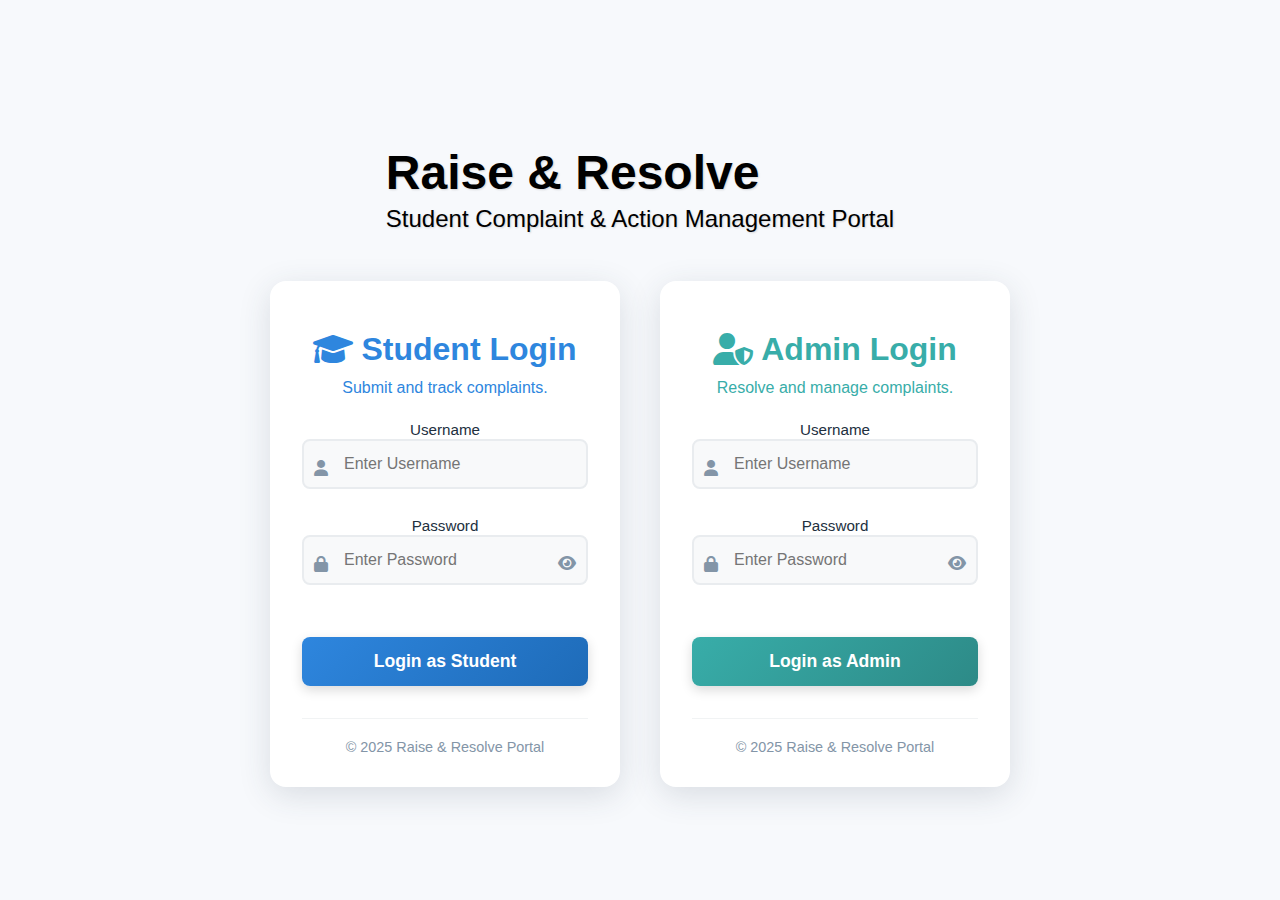
<file: index.html>
<!DOCTYPE html>
<html lang="en">
<head>
  <meta charset="UTF-8">
  <title>Raise & Resolve - Student Complaint Portal</title>
  <meta name="viewport" content="width=device-width, initial-scale=1.0">
  <!-- Link to external CSS file -->
  <link rel="stylesheet" href="style.css">
  <link rel="stylesheet" href="https://cdnjs.cloudflare.com/ajax/libs/font-awesome/6.0.0/css/all.min.css">
</head>
<body>
    <header class="main-header">
        <h1 class="portal-title">Raise & Resolve</h1>
        <p class="portal-subtitle">Student Complaint & Action Management Portal</p>
    </header>
    
    <!-- Loading Overlay -->
    <div id="loadingOverlay" class="loading-overlay">
        <div class="loading-content">
            <div class="loading-spinner"></div>
            <p id="loadingText">Authenticating...</p>
        </div>
    </div>

    <!-- Error Modal -->
    <div id="errorModal" class="modal-overlay">
        <div class="modal-content">
            <div class="modal-header">
                <h3><i class="fas fa-exclamation-triangle"></i> Login Error</h3>
                <button class="modal-close" onclick="closeErrorModal()">
                    <i class="fas fa-times"></i>
                </button>
            </div>
            <div class="modal-body">
                <p id="errorMessage">Invalid credentials. Please try again.</p>
            </div>
            <div class="modal-actions">
                <button class="btn-primary" onclick="closeErrorModal()">OK</button>
            </div>
        </div>
    </div>

   <div class="login-portal">
    <!-- Student Login -->
    <form class="login-container student-container" id="studentLoginForm">
      <h1><i class="fas fa-graduation-cap"></i> Student Login</h1>
      <p class="container1-subtitle">Submit and track complaints.</p>
      
      <div class="input-group">
        <label for="student-username">Username</label>
        <div class="input-wrapper">
          <i class="fas fa-user input-icon"></i>
          <input type="text" id="student-username" name="username" placeholder="Enter Username" required>
        </div>
      </div>
      
      <div class="input-group">
        <label for="student-password">Password</label>
        <div class="input-wrapper">
          <i class="fas fa-lock input-icon"></i>
          <input type="password" id="student-password" name="password" placeholder="Enter Password" required>
          <button type="button" class="password-toggle" onclick="togglePassword('student-password')">
            <i class="fas fa-eye"></i>
          </button>
        </div>
      </div>
      
      <button type="submit" class="login-btn student-btn" id="studentLoginBtn">
        <span class="btn-text">Login as Student</span>
        <span class="btn-loading" style="display: none;">
          <i class="fas fa-spinner fa-spin"></i> Authenticating...
        </span>
      </button>
      
      <!-- <div class="demo-credentials">
        <p><strong>Demo Student:</strong></p>
        <p>Username: <code>student</code> | Password: <code>student123</code></p>
      </div> -->
      
      <div class="footer">© 2025 Raise & Resolve Portal</div>
    </form>
    
    <!-- Admin Login -->
    <form class="login-container admin-container" id="adminLoginForm">
      <h1><i class="fas fa-user-shield"></i> Admin Login</h1>
      <p class="container2-subtitle">Resolve and manage complaints.</p>
      
      <div class="input-group">
        <label for="admin-username">Username</label>
        <div class="input-wrapper">
          <i class="fas fa-user input-icon"></i>
          <input type="text" id="admin-username" name="username" placeholder="Enter Username" required>
        </div>
      </div>
      
      <div class="input-group">
        <label for="admin-password">Password</label>
        <div class="input-wrapper">
          <i class="fas fa-lock input-icon"></i>
          <input type="password" id="admin-password" name="password" placeholder="Enter Password" required>
          <button type="button" class="password-toggle" onclick="togglePassword('admin-password')">
            <i class="fas fa-eye"></i>
          </button>
        </div>
      </div>
      
      <button type="submit" class="login-btn admin-btn" id="adminLoginBtn">
        <span class="btn-text">Login as Admin</span>
        <span class="btn-loading" style="display: none;">
          <i class="fas fa-spinner fa-spin"></i> Authenticating...
        </span>
      </button>
      
      <!-- <div class="demo-credentials">
        <p><strong>Demo Admin:</strong></p>
        <p>Username: <code>admin</code> | Password: <code>admin123</code></p>
      </div> -->
      
      <div class="footer">© 2025 Raise & Resolve Portal</div>
    </form>
  </div>

  <script src="auth.js"></script>
</body>
</html>
</file>
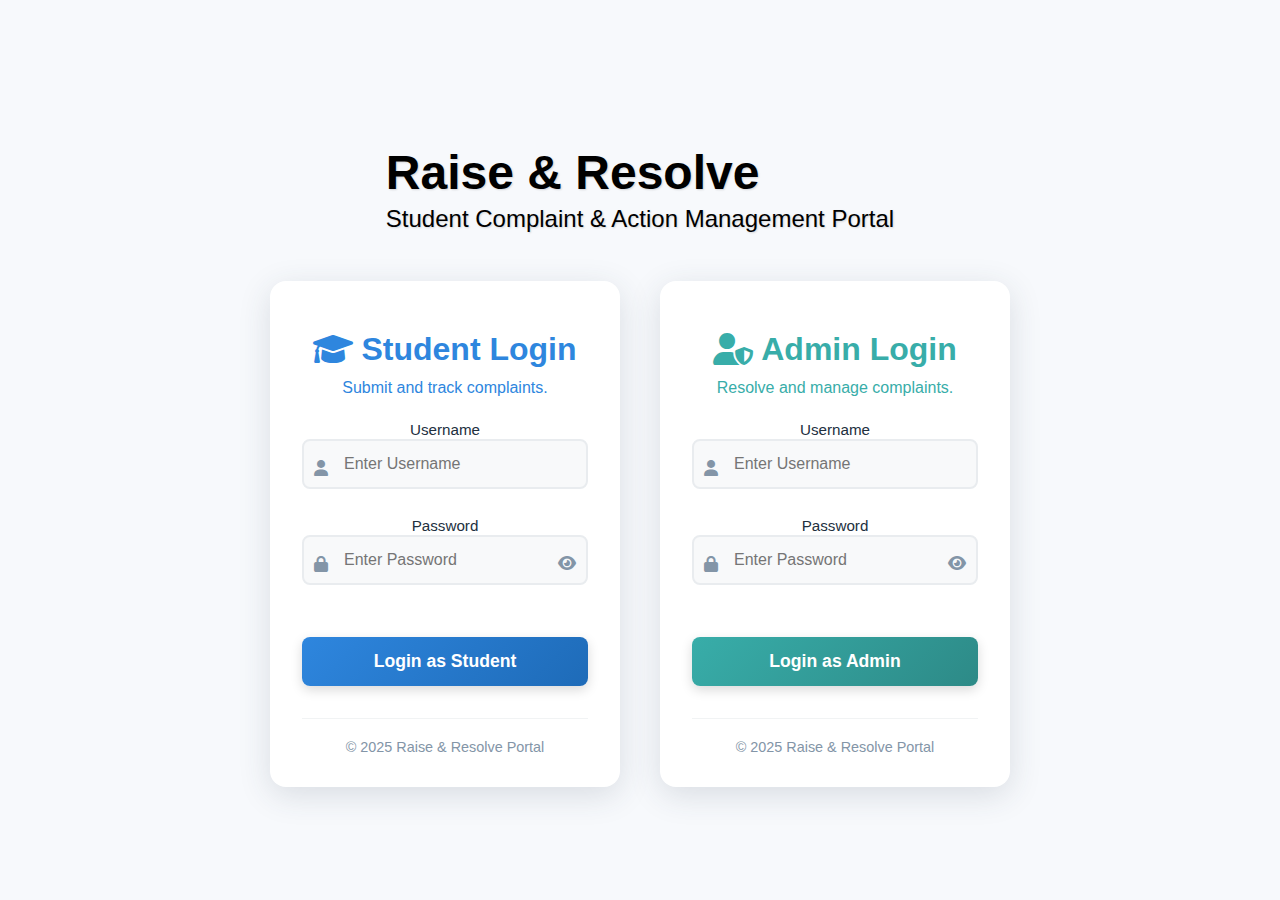
<file: admin_dashboard.html>
<!DOCTYPE html>
<html lang="en">
<head>
  <meta charset="UTF-8">
  <title>Admin Dashboard – Complaint Management</title>
  <link rel="stylesheet" href="admin_dashboard.css">
  <link rel="stylesheet" href="https://cdnjs.cloudflare.com/ajax/libs/font-awesome/6.0.0/css/all.min.css">
</head>
<body>
  <!-- Sidebar Navigation -->
  <nav class="sidebar">
    <div class="sidebar-header">
      <h2><i class="fas fa-shield-alt"></i> Admin Panel</h2>
    </div>
    
    <ul class="sidebar-menu">
      <li class="menu-item active">
        <a href="#dashboard" class="menu-link">
          <i class="fas fa-tachometer-alt"></i>
          <span>Dashboard</span>
        </a>
      </li>
      <li class="menu-item">
        <a href="#announcements" class="menu-link">
          <i class="fas fa-bullhorn"></i>
          <span>Announcements</span>
        </a>
      </li>
      <li class="menu-item">
        <a href="#archive" class="menu-link">
          <i class="fas fa-archive"></i>
          <span>Complaint Archive</span>
        </a>
      </li>
      <li class="menu-item">
        <a href="#support" class="menu-link">
          <i class="fas fa-headset"></i>
          <span>Support & Contact</span>
        </a>
      </li>
    </ul>
  </nav>

  <!-- Main Content Area -->
  <div class="main-content">
    <!-- Header -->
    <header class="admin-header">
      <div class="header-content">
        <div class="header-left">
          <div class="welcome-section">
            <span class="user-greeting">Welcome, Admin!</span>
            <p class="welcome-subtitle">Manage complaints and keep students informed efficiently.</p>
          </div>
        </div>
        <div class="header-right">
          <div class="profile-dropdown">
            <button class="profile-icon" id="profileIcon">
              <i class="fas fa-user-circle"></i>
            </button>
            <div class="dropdown-menu" id="dropdownMenu">
              <a href="#" class="dropdown-item">
                <i class="fas fa-user"></i>
                View Profile
              </a>
              <a href="#" class="dropdown-item">
                <i class="fas fa-edit"></i>
                Edit Profile
              </a>
              <a href="#" class="dropdown-item">
                <i class="fas fa-sign-out-alt"></i>
                Logout
              </a>
            </div>
          </div>
        </div>
      </div>
    </header>

         <!-- Dashboard Content -->
     <main class="dashboard-content">
       <!-- Dashboard Section (Default) -->
       <section class="stats-section">
         <div class="stats-grid">
           <div class="stat-card">
             <div class="stat-icon pending">
               <i class="fas fa-clock"></i>
             </div>
             <div class="stat-info">
               <h3>Pending</h3>
               <p class="stat-number">24</p>
               <p class="stat-change">+3 from yesterday</p>
             </div>
           </div>
           
           <div class="stat-card">
             <div class="stat-icon resolved">
               <i class="fas fa-check-circle"></i>
             </div>
             <div class="stat-info">
               <h3>Resolved</h3>
               <p class="stat-number">156</p>
               <p class="stat-change">+12 this week</p>
             </div>
           </div>
           
           <div class="stat-card">
             <div class="stat-icon total">
               <i class="fas fa-list-alt"></i>
             </div>
             <div class="stat-info">
               <h3>Total Complaints</h3>
               <p class="stat-number">180</p>
               <p class="stat-change">This month</p>
             </div>
           </div>
           
           <div class="stat-card">
             <div class="stat-icon urgent">
               <i class="fas fa-exclamation-triangle"></i>
             </div>
             <div class="stat-info">
               <h3>High Priority</h3>
               <p class="stat-number">8</p>
               <p class="stat-change">Requires attention</p>
             </div>
           </div>
         </div>
       </section>

       <!-- Recent Complaints Table -->
       <section class="complaints-section">
         <div class="section-header">
           <h2><i class="fas fa-list-alt"></i> Recent Complaints</h2>
           <div class="section-actions">
             <button class="btn-primary">
               <i class="fas fa-plus"></i> View All
             </button>
           </div>
         </div>

         <!-- Search and Filter Controls -->
         <div class="table-controls">
           <div class="search-box">
             <i class="fas fa-search"></i>
             <input type="text" id="searchComplaints" placeholder="Search complaints...">
           </div>
           <div class="filter-controls">
             <select id="statusFilter">
               <option value="">All Status</option>
               <option value="pending">Pending</option>
               <option value="resolved">Resolved</option>
             </select>
             <select id="priorityFilter">
               <option value="">All Priorities</option>
               <option value="high">High Priority</option>
               <option value="medium">Medium Priority</option>
               <option value="low">Low Priority</option>
             </select>
             <select id="categoryFilter">
               <option value="">All Categories</option>
               <option value="academic">Academic</option>
               <option value="hostel">Hostel</option>
               <option value="mess">Mess</option>
               <option value="wifi">WiFi</option>
               <option value="infrastructure">Infrastructure</option>
               <option value="transport">Transport</option>
             </select>
           </div>
         </div>

         <table class="complaints-table">
           <thead>
             <tr>
               <th>Complaint ID</th>
               <th>Student</th>
               <th>Category</th>
               <th>Priority</th>
               <th>Submitted On</th>
               <th>Status</th>
               <th>Action</th>
             </tr>
           </thead>
           <tbody>
             <tr>
               <td>202501</td>
               <td>Abhinaya K.</td>
               <td><span class="category-badge">🍽️ Mess</span></td>
               <td><span class="priority-badge high">🔴 High</span></td>
               <td>2025-07-28</td>
               <td class="status-pending">Pending</td>
               <td>
                 <button class="btn-action">View</button>
                 <!-- <button class="btn-action">Resolve</button> -->
               </td>
             </tr>
             <tr>
               <td>202490</td>
               <td>Rahul S.</td>
               <td><span class="category-badge">📶 WiFi</span></td>
               <td><span class="priority-badge medium">🟡 Medium</span></td>
               <td>2025-07-20</td>
               <td class="status-resolved">Resolved</td>
               <td>
                 <button class="btn-action">View</button>
               </td>
             </tr>
             <tr>
               <td>202485</td>
               <td>Priya M.</td>
               <td><span class="category-badge">🏠 Hostel</span></td>
               <td><span class="priority-badge low">🟢 Low</span></td>
               <td>2025-07-15</td>
               <td class="status-pending">Pending</td>
               <td>
                 <button class="btn-action">View</button>
                 <!-- <button class="btn-action">Resolve</button> -->
               </td>
             </tr>
             <tr>
               <td>202480</td>
               <td>Arjun P.</td>
               <td><span class="category-badge">📚 Academic</span></td>
               <td><span class="priority-badge high">🔴 High</span></td>
               <td>2025-07-10</td>
               <td class="status-pending">Pending</td>
               <td>
                 <button class="btn-action">View</button>
                 <!-- <button class="btn-action">Resolve</button> -->
               </td>
             </tr>
           </tbody>
         </table>
       </section>

       <!-- Announcements Section (Hidden by default) -->
       <section class="announcements-section" style="display: none;">
         <div class="section-header">
           <h2><i class="fas fa-bullhorn"></i> Announcements</h2>
           <button class="btn-primary">
             <i class="fas fa-plus"></i> New Announcement
           </button>
         </div>
         <div class="announcements-list">
           <div class="announcement-card">
             <div class="announcement-header">
               <h3>Water Maintenance Notice</h3>
               <span class="announcement-date">2025-07-28</span>
             </div>
             <p>Water maintenance will be carried out on 8th August from 10 AM to 2 PM. Please store water accordingly.</p>
             <div class="announcement-actions">
               <button class="btn-action">Edit</button>
               <button class="btn-action">Delete</button>
             </div>
           </div>
           <div class="announcement-card">
             <div class="announcement-header">
               <h3>Mess Feedback Form</h3>
               <span class="announcement-date">2025-07-25</span>
             </div>
             <p>Mess feedback form is now live. Please provide your valuable feedback to improve food quality.</p>
             <div class="announcement-actions">
               <button class="btn-action">Edit</button>
               <button class="btn-action">Delete</button>
             </div>
           </div>
         </div>
       </section>

       <!-- Archive Section (Hidden by default) -->
       <section class="archive-section" style="display: none;">
         <div class="section-header">
           <h2><i class="fas fa-archive"></i> Complaint Archive</h2>
           <div class="section-actions">
             <button class="btn-primary">
               <i class="fas fa-download"></i> Export
             </button>
           </div>
         </div>
         <div class="table-controls">
           <div class="search-box">
             <i class="fas fa-search"></i>
             <input type="text" placeholder="Search archived complaints...">
           </div>
           <div class="filter-controls">
             <select>
               <option value="">All Categories</option>
               <option value="academic">Academic</option>
               <option value="hostel">Hostel</option>
               <option value="mess">Mess</option>
               <option value="wifi">WiFi</option>
             </select>
             <select>
               <option value="">All Months</option>
               <option value="july">July 2025</option>
               <option value="june">June 2025</option>
               <option value="may">May 2025</option>
             </select>
           </div>
         </div>
         <table class="complaints-table">
           <thead>
             <tr>
               <th>Complaint ID</th>
               <th>Student</th>
               <th>Category</th>
               <th>Priority</th>
               <th>Submitted On</th>
               <th>Resolved On</th>
               <th>Action</th>
             </tr>
           </thead>
           <tbody>
             <tr>
               <td>202400</td>
               <td>Sarah K.</td>
               <td><span class="category-badge">📶 WiFi</span></td>
               <td><span class="priority-badge high">🔴 High</span></td>
               <td>2025-07-01</td>
               <td>2025-07-03</td>
               <td><button class="btn-action">View</button></td>
             </tr>
             <tr>
               <td>202399</td>
               <td>Mike R.</td>
               <td><span class="category-badge">🏠 Hostel</span></td>
               <td><span class="priority-badge medium">🟡 Medium</span></td>
               <td>2025-06-28</td>
               <td>2025-07-02</td>
               <td><button class="btn-action">View</button></td>
             </tr>
           </tbody>
         </table>
       </section>

       <!-- Support Section (Hidden by default) -->
       <section class="support-section" style="display: none;">
         <div class="section-header">
           <h2><i class="fas fa-headset"></i> Support & Contact</h2>
         </div>
         <div class="support-content">
           <div class="support-card">
             <h3><i class="fas fa-envelope"></i> Contact Information</h3>
             <div class="contact-info">
               <p><strong>Email:</strong> admin@college.edu</p>
               <p><strong>Phone:</strong> +1 (555) 123-4567</p>
               <p><strong>Office Hours:</strong> Monday - Friday, 9 AM - 5 PM</p>
             </div>
           </div>
           <div class="support-card">
             <h3><i class="fas fa-question-circle"></i> Quick Help</h3>
             <div class="help-links">
               <a href="#" class="help-link">How to manage complaints</a>
               <a href="#" class="help-link">System user guide</a>
               <a href="#" class="help-link">FAQ</a>
               <a href="#" class="help-link">Report a bug</a>
             </div>
           </div>
           <div class="support-card">
             <h3><i class="fas fa-tools"></i> System Status</h3>
             <div class="system-status">
               <p><span class="status-indicator online"></span> All systems operational</p>
               <p><span class="status-indicator online"></span> Database: Connected</p>
               <p><span class="status-indicator online"></span> ML Model: Active</p>
             </div>
           </div>
         </div>
       </section>
     </main>
  </div>

  <!-- Complaint Detail Modal -->
  <div class="modal-overlay" id="complaintModal">
    <div class="modal-content">
      <div class="modal-header">
        <h2><i class="fas fa-file-alt"></i> Complaint Details</h2>
        <button class="modal-close">
          <i class="fas fa-times"></i>
        </button>
      </div>
      
      <div class="modal-body">
        <div class="complaint-info-grid">
          <div class="info-item">
            <label>Complaint ID:</label>
            <span id="modalComplaintId">202501</span>
          </div>
          <div class="info-item">
            <label>Student:</label>
            <span id="modalStudentName">Abhinaya K.</span>
          </div>
          <div class="info-item">
            <label>Category:</label>
            <span id="modalCategory">🍽️ Mess</span>
          </div>
          <div class="info-item">
            <label>Priority:</label>
            <span id="modalPriority">🔴 High</span>
          </div>
          <div class="info-item">
            <label>Submitted On:</label>
            <span id="modalSubmittedDate">2025-07-28</span>
          </div>
          <div class="info-item">
            <label>Status:</label>
            <span id="modalStatus" class="status-pending">Pending</span>
          </div>
        </div>
        
        <div class="complaint-details">
          <label>Complaint Description:</label>
          <div class="complaint-text" id="modalComplaintDetails">
            This is the detailed complaint description...
          </div>
        </div>
        
        <div class="modal-actions">
          <div class="action-group">
            <label for="categorySelect">Update Category:</label>
            <select id="categorySelect">
              <option value="">Select new category</option>
              <option value="academic">📚 Academic</option>
              <option value="hostel">🏠 Hostel</option>
              <option value="mess">🍽️ Mess</option>
              <option value="wifi">📶 WiFi</option>
              <option value="infrastructure">🏗️ Infrastructure</option>
              <option value="transport">🚌 Transport</option>
              <option value="other">📋 Other</option>
            </select>
            <button id="updateCategoryBtn" class="btn-secondary">
              <i class="fas fa-edit"></i> Update Category
            </button>
          </div>
          
          <div class="action-group">
            <button id="markResolvedBtn" class="btn-success">
              <i class="fas fa-check"></i> Mark as Resolved
            </button>
            <button class="btn-secondary">
              <i class="fas fa-comment"></i> Add Note
            </button>
          </div>
        </div>
      </div>
    </div>
  </div>

  <!-- External JavaScript -->
  <script src="admin_dashboard.js"></script>
</body>
</html>
</file>
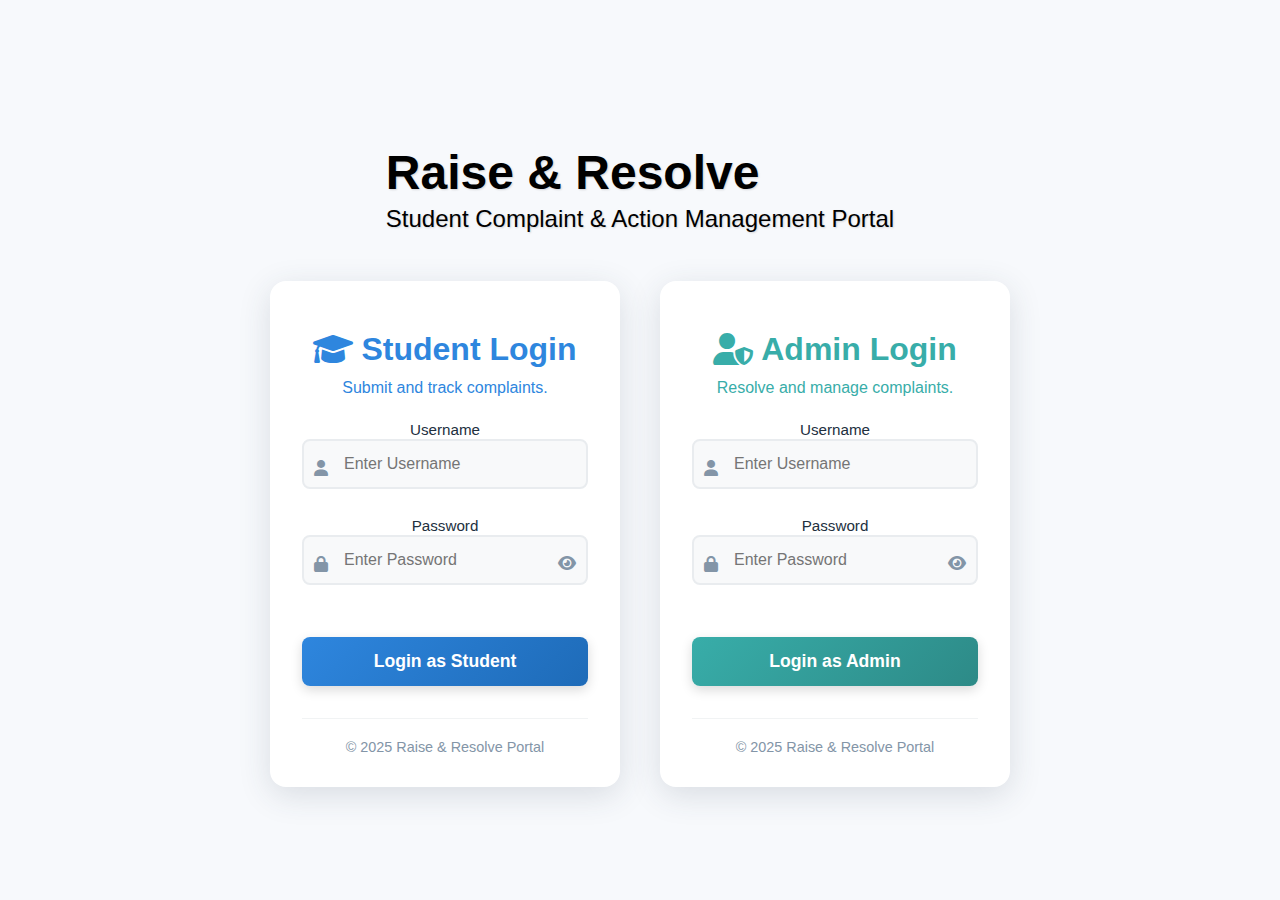
<file: student_dashboard.html>
<!DOCTYPE html>
<html lang="en">
<head>
  <meta charset="UTF-8">
  <title>Student Dashboard – Raise & Resolve</title>
  <link rel="stylesheet" href="student_dashboard.css">
  <link rel="stylesheet" href="https://cdnjs.cloudflare.com/ajax/libs/font-awesome/6.0.0/css/all.min.css">
</head>
<body>
  <!-- Sidebar Navigation -->
  <nav class="sidebar">
    <div class="sidebar-header">
      <h3><i class="fas fa-graduation-cap"></i> Student Portal</h3>
    </div>
    <ul class="sidebar-menu">
      <li class="menu-item">
        <a href="#" class="menu-link active" data-panel="dashboard">
          <i class="fas fa-home"></i>
          Dashboard
        </a>
      </li>
      <li class="menu-item">
        <a href="#" class="menu-link" data-panel="my-complaints">
          <i class="fas fa-list-alt"></i>
          My Complaints
        </a>
      </li>
      <li class="menu-item">
        <a href="#" class="menu-link" data-panel="announcements">
          <i class="fas fa-bullhorn"></i>
          Announcements
        </a>
      </li>
    </ul>
  </nav>

  <!-- Main Content Area -->
  <div class="main-content">
    <!-- Header -->
    <header class="student-header">
      <div class="header-content">
        <div class="header-left">
          <div class="welcome-section">
            <span class="user-greeting">Welcome, Abhinaya!</span>
            <p class="welcome-subtitle">Your voice matters. Submit complaints and track their progress here.</p>
          </div>
        </div>
        <div class="header-right">
          <div class="profile-dropdown">
            <button class="profile-icon" id="profileIcon">
              <i class="fas fa-user-circle"></i>
            </button>
            <div class="dropdown-menu" id="dropdownMenu">
              <a href="#" class="dropdown-item">
                <i class="fas fa-user"></i>
                View Profile
              </a>
              <a href="#" class="dropdown-item">
                <i class="fas fa-edit"></i>
                Edit Profile
              </a>
              <a href="#" class="dropdown-item">
                <i class="fas fa-sign-out-alt"></i>
                Logout
              </a>
            </div>
          </div>
        </div>
      </div>
    </header>

    <!-- Dashboard Content -->
    <main class="dashboard-content">
      <!-- Dashboard Panel (Complaint Submission) -->
      <section id="dashboard" class="panel active">
        <div class="panel-header">
          <h2><i class="fas fa-plus-circle"></i> Submit New Complaint</h2>
          <p>Quickly submit your complaints and get them resolved efficiently.</p>
        </div>
        
        <div class="complaint-form-container">
          <form class="complaint-form" id="complaintForm">
            <div class="form-row">
              <div class="form-group">
                <label for="complaint-priority">Priority</label>
                <select id="complaint-priority" required>
                  <option value="">Select priority</option>
                  <option value="high">🔴 High Priority</option>
                  <option value="medium">🟡 Medium Priority</option>
                  <option value="low">🟢 Low Priority</option>
                </select>
              </div>
            </div>
            
            <div class="form-group">
              <label for="complaint-detail">Details</label>
              <textarea id="complaint-detail" rows="4" placeholder="Describe your complaint…" required></textarea>
            </div>

            <div class="form-group">
              <label for="quick-templates">Quick Templates (Optional)</label>
              <select id="quick-templates" onchange="fillTemplate()">
                <option value="">Select a template to get started</option>
                <option value="wifi-issue">📶 WiFi connectivity issues in my room</option>
                <option value="mess-food">🍽️ Mess food quality and hygiene concerns</option>
                <option value="hostel-maintenance">🏠 Hostel room maintenance required</option>
                <option value="academic-support">📚 Need academic support or clarification</option>
                <option value="transport-issue">🚌 Transport service problems</option>
              </select>
            </div>

            <button type="submit"><i class="fas fa-paper-plane"></i> Submit Complaint</button>
          </form>

          <!-- Message shown after submission (initially hidden, shown via JS/backend) -->
          <div class="category-result-message" id="categoryResultMessage" style="display: none;">
            <span>
              Your complaint has been classified as: <strong id="predictedCategory">[category]</strong>.
              If you think this is incorrect, <button class="flag-btn" id="flagBtn">let us know</button>.
            </span>
          </div>
        </div>
      </section>

      <!-- My Complaints Panel -->
      <section id="my-complaints" class="panel">
        <div class="panel-header">
          <h2><i class="fas fa-list-alt"></i> My Complaints</h2>
          <p>Track the status of all your submitted complaints.</p>
        </div>
        
        <!-- Search and Filter Section -->
        <div class="table-controls">
          <div class="search-box">
            <i class="fas fa-search"></i>
            <input type="text" id="searchComplaints" placeholder="Search complaints...">
          </div>
          <div class="filter-controls">
            <select id="statusFilter">
              <option value="">All Status</option>
              <option value="pending">Pending</option>
              <option value="resolved">Resolved</option>
            </select>
            <select id="priorityFilter">
              <option value="">All Priorities</option>
              <option value="high">High Priority</option>
              <option value="medium">Medium Priority</option>
              <option value="low">Low Priority</option>
            </select>
          </div>
        </div>

        <div class="table-container">
          <table class="complaints-table">
            <thead>
              <tr>
                <th>Complaint ID</th>
                <th>Category</th>
                <th>Priority</th>
                <th>Submitted On</th>
                <th>Status</th>
                <th>Action</th>
              </tr>
            </thead>
            <tbody>
              <!-- Example rows; replace with dynamic content in real usage -->
              <tr>
                <td>202501</td>
                <td><span class="category-badge">🍽️ Mess</span></td>
                <td><span class="priority-badge high">🔴 High</span></td>
                <td>2025-07-28</td>
                <td class="status-pending">Pending</td>
                <td><button class="flag-btn">Report Wrong Category</button></td>
              </tr>
              <tr>
                <td>202490</td>
                <td><span class="category-badge">📶 WiFi</span></td>
                <td><span class="priority-badge medium">🟡 Medium</span></td>
                <td>2025-07-20</td>
                <td class="status-resolved">Resolved</td>
                <td><button class="rate-btn">Rate Resolution</button></td>
              </tr>
              <tr>
                <td>202485</td>
                <td><span class="category-badge">🏠 Hostel Maintenance</span></td>
                <td><span class="priority-badge low">🟢 Low</span></td>
                <td>2025-07-15</td>
                <td class="status-pending">Pending</td>
                <td><button class="flag-btn">Report Wrong Category</button></td>
              </tr>
            </tbody>
          </table>
        </div>
      </section>

      <!-- Announcements Panel -->
      <section id="announcements" class="panel">
        <div class="panel-header">
          <h2><i class="fas fa-bullhorn"></i> Announcements</h2>
          <p>Stay updated with important announcements from the administration.</p>
        </div>
        
        <div class="announcements-container">
          <div class="announcement-card">
            <div class="announcement-header">
              <h3><i class="fas fa-info-circle"></i> Water Maintenance Notice</h3>
              <span class="announcement-date">July 30, 2025</span>
            </div>
            <p>Water supply will be temporarily suspended in Block A from 10:00 AM to 2:00 PM on August 8th for maintenance work. Please store water accordingly.</p>
            <div class="announcement-tags">
              <span class="tag maintenance">Maintenance</span>
              <span class="tag urgent">Urgent</span>
            </div>
          </div>

          <div class="announcement-card">
            <div class="announcement-header">
              <h3><i class="fas fa-utensils"></i> Mess Feedback Form</h3>
              <span class="announcement-date">July 28, 2025</span>
            </div>
            <p>The mess feedback form is now live! Share your suggestions and feedback to help us improve the food quality and service.</p>
            <div class="announcement-tags">
              <span class="tag feedback">Feedback</span>
              <span class="tag general">General</span>
            </div>
          </div>

          <div class="announcement-card">
            <div class="announcement-header">
              <h3><i class="fas fa-calendar-alt"></i> Academic Calendar Update</h3>
              <span class="announcement-date">July 25, 2025</span>
            </div>
            <p>Updated academic calendar for the upcoming semester has been released. Please check the notice board for important dates and deadlines.</p>
            <div class="announcement-tags">
              <span class="tag academic">Academic</span>
              <span class="tag important">Important</span>
            </div>
          </div>
        </div>
      </section>
    </main>
  </div>

  <script src="student_dashboard.js"></script>
</body>
</html>
</file>
<file: style.css>
/* =========================
   CLASSIC LIGHT STYLE
   (Uncomment this block to use)
========================= */ 


 body {
  background: #f7f9fc;
  font-family: 'Segoe UI', Arial, sans-serif;
  margin: 0;
  padding: 0;
  min-height: 100vh;
  display: flex;
  flex-direction: column;
  align-items: center;
  justify-content: center;
}

.portal-title {
    color: black;
    font-size: 3rem;
    margin-bottom: 0.3rem; 
}

  .portal-subtitle {
      color: black;
      font-size: 1.5rem;
      margin-top: 0;
      font-weight: 300;
      margin-bottom:3rem;
  }
  .portal-title,
  .portal-subtitle {
      text-shadow: 1px 1px 2px rgba(0, 0, 0, 0.15);
  }

.login-portal {
  display: flex;
  gap: 40px;
  justify-content: center;
  align-items: flex-start;
  flex-wrap: wrap;
  width: 100%;
  max-width: 900px;
}

.login-container {
  background: #fff;
  border-radius: 16px;
  box-shadow: 0 8px 32px rgba(44, 62, 80, 0.15);
  padding: 40px 32px 32px 32px;
  width: 350px;
  box-sizing: border-box;
  text-align: center;
  display: flex;
  flex-direction: column;
  align-items: stretch;
  transition: transform 0.2s ease, box-shadow 0.2s ease;
}

.login-container:hover {
  transform: translateY(-2px);
  box-shadow: 0 12px 40px rgba(44, 62, 80, 0.2);
}

.main-heading {
  width: 100%;
  text-align: center;
  color: #222f3e;
  font-size: 2.5em;
  font-weight: 800;
  margin-bottom: 32px;
  letter-spacing: 1px;
  text-shadow: 0 2px 8px rgba(44,62,80,0.10);
}

.student-container h1 {
  color: #2e86de;
  margin-top:0.6rem;
   margin-bottom:0.5rem;
   display: flex;
   align-items: center;
   justify-content: center;
   gap: 0.5rem;
}
.admin-container h1 {
  color: #38ada9;
  margin-top:0.6rem;
   margin-bottom:0.5rem;
   display: flex;
   align-items: center;
   justify-content: center;
   gap: 0.5rem;
}
.container1-subtitle{
  color: #2e86de
}
.container2-subtitle{
  color: #38ada9;
}

.container1-subtitle,
 .container2-subtitle{
       font-size: 1rem;
       font-weight: 500;
       text-align: center;
       margin-top: 0.2rem;
       margin-bottom: 1.5rem;
 }

/* Input Groups */
.input-group {
  margin-bottom: 20px;
}

.input-wrapper {
  position: relative;
  display: flex;
  align-items: center;
}

.input-icon {
  position: absolute;
  left: 12px;
  color: #8395a7;
  z-index: 1;
  transition: color 0.2s ease;
}

.input-wrapper.focused .input-icon {
  color: #2e86de;
}

.password-toggle {
  position: absolute;
  right: 12px;
  background: none;
  border: none;
  color: #8395a7;
  cursor: pointer;
  padding: 0;
  font-size: 1rem;
  z-index: 1;
  transition: color 0.2s;
}

.password-toggle:hover {
  color: #2e86de;
}

label {
  text-align: left;
  margin: 16px 0 8px 0;
  color: #222f3e;
  font-weight: 500;
  font-size: 0.95rem;
}

input[type="text"],
input[type="password"] {
  padding: 14px 12px 14px 40px;
  margin-bottom: 8px;
  border: 2px solid #e9ecef;
  border-radius: 8px;
  font-size: 1rem;
  outline: none;
  transition: all 0.2s ease;
  background: #f8f9fa;
  color: #222f3e;
  width: 100%;
  box-sizing: border-box;
}

input[type="text"]:focus,
input[type="password"]:focus {
  border-color: #2e86de;
  background: #fff;
  box-shadow: 0 0 0 3px rgba(46, 134, 222, 0.1);
}

input[type="text"].valid,
input[type="password"].valid {
  border-color: #28a745;
}

input[type="text"].invalid,
input[type="password"].invalid {
  border-color: #dc3545;
}

.login-btn {
  margin-top: 24px;
  padding: 14px 0;
  border: none;
  border-radius: 8px;
  font-size: 1.1em;
  font-weight: 600;
  cursor: pointer;
  transition: all 0.2s ease;
  color: #fff;
  position: relative;
  overflow: hidden;
  box-shadow: 0 4px 12px rgba(0, 0, 0, 0.15);
}

.login-btn:hover {
  transform: translateY(-1px);
  box-shadow: 0 6px 16px rgba(0, 0, 0, 0.2);
}

.login-btn:active {
  transform: translateY(0);
}

.student-btn {
  background: linear-gradient(135deg, #2e86de 0%, #1e6bb8 100%);
}
.student-btn:hover {
  background: linear-gradient(135deg, #1e6bb8 0%, #155a9e 100%);
}

.admin-btn {
  background: linear-gradient(135deg, #38ada9 0%, #2d8a87 100%);
}
.admin-btn:hover {
  background: linear-gradient(135deg, #2d8a87 0%, #1f6b69 100%);
}

.login-btn:disabled {
  opacity: 0.7;
  cursor: not-allowed;
  transform: none;
}

.btn-loading {
  display: flex;
  align-items: center;
  justify-content: center;
  gap: 0.5rem;
}

.footer {
  margin-top: 32px;
  color: #8395a7;
  font-size: 0.9em;
  border-top: 1px solid #f1f3f4;
  padding-top: 20px;
}

/* Loading Overlay */
.loading-overlay {
  position: fixed;
  top: 0;
  left: 0;
  width: 100%;
  height: 100%;
  background: rgba(0, 0, 0, 0.7);
  display: none;
  justify-content: center;
  align-items: center;
  z-index: 10000;
}

.loading-content {
  background: white;
  padding: 2rem;
  border-radius: 12px;
  text-align: center;
  box-shadow: 0 8px 32px rgba(0, 0, 0, 0.3);
}

.loading-spinner {
  width: 40px;
  height: 40px;
  border: 4px solid #f3f3f3;
  border-top: 4px solid #2e86de;
  border-radius: 50%;
  animation: spin 1s linear infinite;
  margin: 0 auto 1rem;
}

@keyframes spin {
  0% { transform: rotate(0deg); }
  100% { transform: rotate(360deg); }
}

/* Error Modal */
.modal-overlay {
  position: fixed;
  top: 0;
  left: 0;
  width: 100%;
  height: 100%;
  background: rgba(0, 0, 0, 0.5);
  display: none;
  justify-content: center;
  align-items: center;
  z-index: 10001;
}

.modal-content {
  background: white;
  border-radius: 12px;
  box-shadow: 0 8px 32px rgba(0, 0, 0, 0.3);
  max-width: 400px;
  width: 90%;
  overflow: hidden;
}

.modal-header {
  background: #f8f9fa;
  padding: 1rem 1.5rem;
  border-bottom: 1px solid #e9ecef;
  display: flex;
  justify-content: space-between;
  align-items: center;
}

.modal-header h3 {
  margin: 0;
  color: #dc3545;
  display: flex;
  align-items: center;
  gap: 0.5rem;
  font-size: 1.1rem;
}

.modal-close {
  background: none;
  border: none;
  font-size: 1.2rem;
  cursor: pointer;
  color: #6c757d;
  padding: 0;
  width: 30px;
  height: 30px;
  display: flex;
  align-items: center;
  justify-content: center;
  border-radius: 50%;
  transition: background 0.2s;
}

.modal-close:hover {
  background: #e9ecef;
}

.modal-body {
  padding: 1.5rem;
}

.modal-body p {
  margin: 0;
  color: #495057;
  line-height: 1.5;
}

.modal-actions {
  padding: 1rem 1.5rem;
  border-top: 1px solid #e9ecef;
  text-align: right;
}

.btn-primary {
  background: #2e86de;
  color: white;
  border: none;
  padding: 0.5rem 1rem;
  border-radius: 6px;
  cursor: pointer;
  font-weight: 500;
  transition: background 0.2s;
}

.btn-primary:hover {
  background: #1b4f72;
}

@media (max-width: 900px) {
  .login-portal {
    flex-direction: column;
    align-items: center;
    gap: 24px;
  }
  .login-container {
    width: 90%;
    max-width: 400px;
  }
}  
  /* Add this for even smaller screens */
@media (max-width: 600px) {
  .portal-title {
       font-size: 2rem;
       text-align: center;
   }
   
   .portal-subtitle {
       font-size: 1rem;
       text-align: center;
       margin-top: 0.2rem;
       margin-bottom: 1.2rem;
   }
 .login-container {
   width: 98%;
   max-width: 270px;
   padding: 24px 16px 24px 16px;
   margin-bottom:20px;
 }
 .main-heading {
   font-size: 1.5em;
   margin-bottom: 18px;
 }
 .student-container h1,
 .admin-container h1 {
   font-size: 1.4em;
   margin-top:0.6rem;
   margin-bottom:0.5rem;
 }
 .container1-subtitle,
 .container2-subtitle{
       font-size: 1rem;
       font-weight: 500;
       text-align: center;
       margin-top: 0.2rem;
       margin-bottom: 1.2rem;
 }
 input[type="text"],
 input[type="password"] {
   font-size: 0.95em;
   padding: 12px 12px 12px 35px;
 }
 .login-btn {
   font-size: 1em;
   padding: 12px 0;
 }
 .footer {
   margin-top: 24px;
   padding-top: 16px;
 }
}
 

/* =========================
   MODERN GLASSY GRADIENT STYLE
   (Uncomment this block to use)
========================= */

/* body {
  min-height: 100vh;
  margin: 0;
  padding: 0;
  font-family: 'Segoe UI', Arial, sans-serif;
  background: linear-gradient(135deg, #23297a 0%, #3bb2b8 100%);
  display: flex;
  flex-direction: column;
  align-items: center;
  justify-content: center;
}

.portal-title {
    color: white;
    font-size: 3rem;
    margin-bottom: 0.3rem; 
 }

.portal-subtitle {
    color: white;
    font-size: 1.5rem;
    margin-top: 0;
    font-weight: 300;
}
.portal-title,
.portal-subtitle {
    text-shadow: 1px 1px 2px rgba(0, 0, 0, 0.15);
}


.login-portal {
  display: flex;
  gap: 40px;
  justify-content: center;
  align-items: flex-start;
  flex-wrap: wrap;
  width: 100%;
  max-width: 900px;
  z-index: 1;
  margin-top:2rem;
  margin-bottom:2rem
}

.login-container {
  background: rgba(255, 255, 255, 0.18);
  border-radius: 18px;
  box-shadow: 0 8px 32px rgba(44, 62, 80, 0.18);
  padding: 40px 32px 24px 32px;
  width: 350px;
  box-sizing: border-box;
  text-align: center;
  display: flex;
  flex-direction: column;
  align-items: stretch;
  backdrop-filter: blur(10px);
  border: 1.5px solid rgba(255,255,255,0.22);
}

.main-heading {
  width: 100%;
  text-align: center;
  color: #fff;
  font-size: 2.5em;
  font-weight: 800;
  margin-bottom: 32px;
  letter-spacing: 1px;
  text-shadow: 0 2px 16px rgba(44,62,80,0.25);
}

.student-container h1,
.admin-container h1 {
  color: #fff;
  text-shadow: 0 2px 12px rgba(44,62,80,0.35), 0 1px 0 #23297a;
  margin-bottom: 10px;
  font-size: 2em;
  letter-spacing: 1px;
  font-weight: 700;
}

label {
  text-align: left;
  margin: 16px 0 4px 0;
  color: #fff;
  font-weight: 500;
  font-size: 1em;
  text-shadow: 0 2px 8px rgba(44,62,80,0.10);
}

input[type="text"],
input[type="password"] {
  padding: 12px;
  margin-bottom: 12px;
  border: 1px solid #b2bec3;
  border-radius: 6px;
  font-size: 1em;
  outline: none;
  background: rgba(255,255,255,0.85);
  color: #23297a;
  transition: border 0.2s, background 0.2s;
}

input[type="text"]:focus,
input[type="password"]:focus {
  border: 1.5px solid #246bfd;
  background: #fff;
}

.login-btn {
  margin-top: 18px;
  padding: 12px 0;
  border: none;
  border-radius: 8px;
  font-size: 1.1em;
  font-weight: 600;
  cursor: pointer;
  transition: background 0.2s, box-shadow 0.2s;
  color: #fff;
  box-shadow: 0 2px 8px rgba(44, 62, 80, 0.10);
}

.student-btn {
  background: linear-gradient(90deg, #246bfd 60%, #3bb2b8 100%);
}
.student-btn:hover {
  background: #1a4fa0;
}

.admin-btn {
  background: linear-gradient(90deg, #3bb2b8 60%, #246bfd 100%);
}
.admin-btn:hover {
  background: #12876f;
}

.footer {
  margin-top: 24px;
  color: #e0e0e0;
  font-size: 0.95em;
  text-shadow: 0 2px 8px rgba(44,62,80,0.10);
}

@media (max-width: 900px) {
  .login-portal {
    flex-direction: column;
    align-items: center;
    gap: 24px;
  }
  .login-container {
    width: 90%;
    max-width: 400px;
  }
}


@media (max-width: 600px) {
   .portal-title {
        font-size: 2rem;
        text-align: center;
    }
    
    .portal-subtitle {
        font-size: 1rem;
        text-align: center;
        margin-top: 0.2rem;
    }
  .login-container {
    width: 98%;
    max-width: 270px;
    padding: 24px 8px 16px 8px;
  }
  .main-heading {
    font-size: 1.5em;
    margin-bottom: 18px;
  }
  .student-container h1,
  .admin-container h1 {
    font-size: 1.2em;
  }
  input[type="text"],
  input[type="password"] {
    font-size: 0.95em;
    padding: 10px;
  }
  .login-btn {
    font-size: 1em;
    padding: 10px 0;
  }
} */
</file>
<file: admin_dashboard.css>
body {
  margin: 0;
  font-family: 'Segoe UI', Arial, sans-serif;
  background: #f7fafc;
  color: #222;
  display: flex;
}

/* Sidebar Styles */
.sidebar {
  width: 250px;
  background: #2e86de;
  color: white;
  height: 100vh;
  position: fixed;
  left: 0;
  top: 0;
  box-shadow: 2px 0 10px rgba(0, 0, 0, 0.1);
  z-index: 1000;
}

.sidebar-header {
  padding: 1.5rem;
  border-bottom: 1px solid rgba(255, 255, 255, 0.1);
}

.sidebar-header h2 {
  margin: 0;
  font-size: 1.3rem;
  font-weight: 600;
  display: flex;
  align-items: center;
  gap: 0.5rem;
}

.sidebar-menu {
  list-style: none;
  padding: 0;
  margin: 0;
}

.menu-item {
  margin: 0;
}

.menu-link {
  display: flex;
  align-items: center;
  gap: 0.75rem;
  padding: 1rem 1.5rem;
  color: rgba(255, 255, 255, 0.9);
  text-decoration: none;
  transition: all 0.2s;
  border-left: 3px solid transparent;
}

.menu-link:hover {
  background: rgba(255, 255, 255, 0.1);
  color: white;
  border-left-color: rgba(255, 255, 255, 0.3);
}

.menu-item.active .menu-link {
  background: rgba(255, 255, 255, 0.15);
  color: white;
  border-left-color: white;
}

.menu-link i {
  width: 20px;
  text-align: center;
}

/* Main Content Area */
.main-content {
  flex: 1;
  margin-left: 250px;
  min-height: 100vh;
  display: flex;
  flex-direction: column;
}

/* Header Styles */
.admin-header {
  background: linear-gradient(135deg, #2e86de 0%, #1e6bb8 100%);
  color: #fff;
  padding: 0;
  box-shadow: 0 2px 10px rgba(0, 0, 0, 0.1);
}

.header-content {
  max-width: 1200px;
  margin: 0 auto;
  padding: 1.5rem 2rem;
  display: flex;
  justify-content: space-between;
  align-items: center;
}

.header-left {
  flex: 1;
}

.welcome-section {
  display: flex;
  flex-direction: column;
  gap: 0.5rem;
}

.user-greeting {
  font-size: 2.2rem;
  color: white;
  font-weight: 700;
  margin: 0;
  line-height: 1.2;
}

.welcome-subtitle {
  margin: 0;
  font-size: 1rem;
  color: rgba(255, 255, 255, 0.95);
  font-weight: 400;
  line-height: 1.4;
}

.header-right {
  display: flex;
  align-items: center;
}

.profile-dropdown {
  position: relative;
}

.profile-icon {
  background: none;
  border: none;
  color: white;
  font-size: 2rem;
  cursor: pointer;
  padding: 0.5rem;
  border-radius: 50%;
  transition: background-color 0.2s;
  display: flex;
  align-items: center;
  justify-content: center;
}

.profile-icon:hover {
  background-color: rgba(255, 255, 255, 0.1);
}

.dropdown-menu {
  position: absolute;
  top: 100%;
  right: 0;
  background: white;
  border-radius: 8px;
  box-shadow: 0 4px 20px rgba(0, 0, 0, 0.15);
  min-width: 180px;
  z-index: 1000;
  opacity: 0;
  visibility: hidden;
  transform: translateY(-10px);
  transition: all 0.2s ease;
  margin-top: 0.5rem;
}

.dropdown-menu.show {
  opacity: 1;
  visibility: visible;
  transform: translateY(0);
}

.dropdown-item {
  display: flex;
  align-items: center;
  gap: 0.75rem;
  padding: 0.75rem 1rem;
  color: #333;
  text-decoration: none;
  font-size: 0.9rem;
  transition: background-color 0.2s;
  border-bottom: 1px solid #f0f0f0;
}

.dropdown-item:last-child {
  border-bottom: none;
}

.dropdown-item:hover {
  background-color: #f8f9fa;
  color: #2e86de;
}

.dropdown-item i {
  width: 16px;
  color: #666;
}

.dropdown-item:hover i {
  color: #2e86de;
}

/* Dashboard Content */
.dashboard-content {
  flex: 1;
  padding: 2rem;
  max-width: 1200px;
  margin: 0 auto;
  width: 100%;
}

/* Stats Section */
.stats-section {
  margin-bottom: 2rem;
}

.stats-grid {
  display: grid;
  grid-template-columns: repeat(auto-fit, minmax(250px, 1fr));
  gap: 1.5rem;
}

.stat-card {
  background: white;
  padding: 1.5rem;
  border-radius: 12px;
  box-shadow: 0 2px 10px rgba(60, 80, 120, 0.10);
  display: flex;
  align-items: center;
  gap: 1rem;
  transition: transform 0.2s;
}

.stat-card:hover {
  transform: translateY(-2px);
}

.stat-icon {
  width: 60px;
  height: 60px;
  border-radius: 12px;
  display: flex;
  align-items: center;
  justify-content: center;
  font-size: 1.5rem;
  color: white;
}

.stat-icon.pending {
  background: linear-gradient(135deg, #ff9800, #f57c00);
}

.stat-icon.resolved {
  background: linear-gradient(135deg, #4caf50, #388e3c);
}

.stat-icon.total {
  background: linear-gradient(135deg, #2196f3, #1976d2);
}

.stat-icon.urgent {
  background: linear-gradient(135deg, #f44336, #d32f2f);
}

.stat-info h3 {
  margin: 0 0 0.5rem 0;
  font-size: 0.9rem;
  color: #666;
  font-weight: 500;
}

.stat-number {
  margin: 0 0 0.25rem 0;
  font-size: 2rem;
  font-weight: 700;
  color: #333;
}

.stat-change {
  margin: 0;
  font-size: 0.8rem;
  color: #666;
}

/* Complaints Section */
.complaints-section {
  background: white;
  border-radius: 12px;
  box-shadow: 0 2px 10px rgba(60, 80, 120, 0.10);
  overflow: hidden;
}

.section-header {
  padding: 1.5rem 2rem;
  border-bottom: 1px solid #e2e8f0;
  display: flex;
  justify-content: space-between;
  align-items: center;
}

.section-header h2 {
  margin: 0;
  color: #2e86de;
  font-size: 1.3rem;
  display: flex;
  align-items: center;
  gap: 0.5rem;
}

.btn-primary {
  background: #2e86de;
  color: white;
  border: none;
  padding: 0.5rem 1rem;
  border-radius: 6px;
  font-size: 0.9rem;
  font-weight: 500;
  cursor: pointer;
  transition: background 0.2s;
  display: flex;
  align-items: center;
  gap: 0.5rem;
}

.btn-primary:hover {
  background: #21529b;
}

/* Table Controls */
.table-controls {
  padding: 1.5rem 2rem;
  border-bottom: 1px solid #e2e8f0;
  display: flex;
  justify-content: space-between;
  align-items: center;
  gap: 1rem;
  flex-wrap: wrap;
}

.search-box {
  position: relative;
  flex: 1;
  max-width: 300px;
}

.search-box i {
  position: absolute;
  left: 12px;
  top: 50%;
  transform: translateY(-50%);
  color: #666;
}

.search-box input {
  width: 100%;
  padding: 0.5rem 0.5rem 0.5rem 2.5rem;
  border: 1px solid #cbd5e1;
  border-radius: 6px;
  font-size: 0.9rem;
}

.search-box input:focus {
  outline: none;
  border-color: #2e86de;
  box-shadow: 0 0 0 3px rgba(46, 134, 222, 0.1);
}

.filter-controls {
  display: flex;
  gap: 0.5rem;
}

.filter-controls select {
  padding: 0.5rem;
  border: 1px solid #cbd5e1;
  border-radius: 6px;
  font-size: 0.9rem;
  background: white;
  cursor: pointer;
}

.filter-controls select:focus {
  outline: none;
  border-color: #2e86de;
}

/* Table Styles */
.complaints-table {
  width: 100%;
  border-collapse: collapse;
  font-size: 0.9rem;
}

.complaints-table th,
.complaints-table td {
  padding: 1rem 2rem;
  border-bottom: 1px solid #e2e8f0;
  text-align: left;
}

.complaints-table th {
  background: #f8f9fa;
  color: #384c6b;
  font-weight: 600;
  font-size: 0.85rem;
  text-transform: uppercase;
  letter-spacing: 0.5px;
}

.complaints-table tbody tr:hover {
  background: #f8f9fa;
}

/* Category and Priority Badges */
.category-badge {
  background: #e3f2fd;
  color: #1976d2;
  padding: 0.25rem 0.5rem;
  border-radius: 4px;
  font-size: 0.85rem;
  font-weight: 500;
}

.priority-badge {
  padding: 0.25rem 0.5rem;
  border-radius: 4px;
  font-size: 0.85rem;
  font-weight: 600;
}

.priority-badge.high {
  background: #ffebee;
  color: #d32f2f;
}

.priority-badge.medium {
  background: #fff3e0;
  color: #f57c00;
}

.priority-badge.low {
  background: #e8f5e8;
  color: #388e3c;
}

/* Status Styles */
.status-pending {
  color: #d97706;
  font-weight: 600;
}

.status-resolved {
  color: #059669;
  font-weight: 600;
}

/* Action Buttons */
.btn-action {
  background: #2e86de;
  color: white;
  border: none;
  padding: 0.3rem 0.8rem;
  border-radius: 4px;
  font-size: 0.8rem;
  cursor: pointer;
  transition: background 0.15s;
  margin-right: 0.5rem;
}

.btn-action:hover {
  background: #21529b;
}

.btn-action:last-child {
  margin-right: 0;
}

/* Modal Styles */
.modal-overlay {
  position: fixed;
  top: 0;
  left: 0;
  width: 100%;
  height: 100%;
  background: rgba(0, 0, 0, 0.5);
  display: none;
  justify-content: center;
  align-items: center;
  z-index: 2000;
}

.modal-content {
  background: white;
  border-radius: 12px;
  width: 90%;
  max-width: 600px;
  max-height: 90vh;
  overflow-y: auto;
  box-shadow: 0 10px 30px rgba(0, 0, 0, 0.3);
}

.modal-header {
  padding: 1.5rem 2rem;
  border-bottom: 1px solid #e2e8f0;
  display: flex;
  justify-content: space-between;
  align-items: center;
}

.modal-header h2 {
  margin: 0;
  color: #2e86de;
  font-size: 1.3rem;
  display: flex;
  align-items: center;
  gap: 0.5rem;
}

.modal-close {
  background: none;
  border: none;
  font-size: 1.2rem;
  color: #666;
  cursor: pointer;
  padding: 0.5rem;
  border-radius: 50%;
  transition: background-color 0.2s;
}

.modal-close:hover {
  background-color: #f1f5f9;
}

.modal-body {
  padding: 2rem;
}

.complaint-info-grid {
  display: grid;
  grid-template-columns: repeat(auto-fit, minmax(200px, 1fr));
  gap: 1rem;
  margin-bottom: 2rem;
}

.info-item {
  display: flex;
  flex-direction: column;
  gap: 0.25rem;
}

.info-item label {
  font-size: 0.85rem;
  color: #666;
  font-weight: 500;
}

.info-item span {
  font-size: 1rem;
  color: #333;
  font-weight: 500;
}

.complaint-details {
  margin-bottom: 2rem;
}

.complaint-details label {
  display: block;
  font-size: 0.85rem;
  color: #666;
  font-weight: 500;
  margin-bottom: 0.5rem;
}

.complaint-text {
  background: #f8f9fa;
  padding: 1rem;
  border-radius: 8px;
  border-left: 4px solid #2e86de;
  line-height: 1.6;
  color: #333;
}

.modal-actions {
  display: flex;
  flex-direction: column;
  gap: 1.5rem;
}

.action-group {
  display: flex;
  flex-direction: column;
  gap: 0.75rem;
}

.action-group label {
  font-size: 0.85rem;
  color: #666;
  font-weight: 500;
}

.action-group select {
  padding: 0.5rem;
  border: 1px solid #cbd5e1;
  border-radius: 6px;
  font-size: 0.9rem;
  background: white;
  cursor: pointer;
  position: relative;
  z-index: 10;
}

.action-group select:focus {
  outline: none;
  border-color: #2e86de;
}

.btn-secondary {
  background: #6c757d;
  color: white;
  border: none;
  padding: 0.5rem 1rem;
  border-radius: 6px;
  font-size: 0.9rem;
  font-weight: 500;
  cursor: pointer;
  transition: background 0.2s;
  display: flex;
  align-items: center;
  gap: 0.5rem;
}

.btn-secondary:hover {
  background: #5a6268;
}

.btn-success {
  background: #28a745;
  color: white;
  border: none;
  padding: 0.5rem 1rem;
  border-radius: 6px;
  font-size: 0.9rem;
  font-weight: 500;
  cursor: pointer;
  transition: background 0.2s;
  display: flex;
  align-items: center;
  gap: 0.5rem;
}

.btn-success:hover {
  background: #218838;
}

/* Announcements Panel */
.announcements-section {
  background: white;
  border-radius: 12px;
  box-shadow: 0 2px 10px rgba(60, 80, 120, 0.10);
  overflow: hidden;
}

.announcements-list {
  padding: 2rem;
}

.announcement-card {
  background: #f8f9fa;
  border-radius: 8px;
  padding: 1.5rem;
  margin-bottom: 1rem;
  border-left: 4px solid #2e86de;
}

.announcement-header {
  display: flex;
  justify-content: space-between;
  align-items: center;
  margin-bottom: 1rem;
}

.announcement-header h3 {
  margin: 0;
  color: #2e86de;
  font-size: 1.1rem;
}

.announcement-date {
  font-size: 0.85rem;
  color: #666;
}

.announcement-card p {
  margin: 0 0 1rem 0;
  line-height: 1.6;
  color: #333;
}

.announcement-actions {
  display: flex;
  gap: 0.5rem;
}

/* Archive Panel */
.archive-section {
  background: white;
  border-radius: 12px;
  box-shadow: 0 2px 10px rgba(60, 80, 120, 0.10);
  overflow: hidden;
}

/* Support Panel */
.support-section {
  background: white;
  border-radius: 12px;
  box-shadow: 0 2px 10px rgba(60, 80, 120, 0.10);
  overflow: hidden;
}

.support-content {
  padding: 2rem;
  display: grid;
  grid-template-columns: repeat(auto-fit, minmax(300px, 1fr));
  gap: 2rem;
}

.support-card {
  background: #f8f9fa;
  border-radius: 8px;
  padding: 1.5rem;
  border-left: 4px solid #2e86de;
}

.support-card h3 {
  margin: 0 0 1rem 0;
  color: #2e86de;
  font-size: 1.1rem;
  display: flex;
  align-items: center;
  gap: 0.5rem;
}

.contact-info p {
  margin: 0.5rem 0;
  color: #333;
}

.help-links {
  display: flex;
  flex-direction: column;
  gap: 0.5rem;
}

.help-link {
  color: #2e86de;
  text-decoration: none;
  padding: 0.5rem 0;
  transition: color 0.2s;
}

.help-link:hover {
  color: #21529b;
}

.system-status p {
  margin: 0.5rem 0;
  display: flex;
  align-items: center;
  gap: 0.5rem;
  color: #333;
}

.status-indicator {
  width: 8px;
  height: 8px;
  border-radius: 50%;
  display: inline-block;
}

.status-indicator.online {
  background: #28a745;
}

  .status-indicator.offline {
    background: #dc3545;
  }

  /* Notification Animation */
  @keyframes slideIn {
    from {
      transform: translateX(100%);
      opacity: 0;
    }
    to {
      transform: translateX(0);
      opacity: 1;
    }
  }

/* Responsive Design */
@media (max-width: 1024px) {
  .sidebar {
    width: 200px;
  }
  
  .main-content {
    margin-left: 200px;
  }
  
  .stats-grid {
    grid-template-columns: repeat(auto-fit, minmax(200px, 1fr));
  }
}

@media (max-width: 768px) {
  body {
    flex-direction: column;
  }
  
  .sidebar {
    width: 100%;
    height: auto;
    position: relative;
  }
  
  .main-content {
    margin-left: 0;
  }
  
  .header-content {
    flex-direction: column;
    gap: 1rem;
    text-align: center;
  }
  
  .user-greeting {
    font-size: 1.8rem;
  }
  
  .welcome-section {
    align-items: center;
  }
  
  .stats-grid {
    grid-template-columns: 1fr;
  }
  
  .table-controls {
    flex-direction: column;
    align-items: stretch;
  }
  
  .search-box {
    max-width: none;
  }
  
  .filter-controls {
    justify-content: space-between;
  }
  
  .filter-controls select {
    flex: 1;
  }
  
  .complaints-table {
    font-size: 0.8rem;
  }
  
  .complaints-table th,
  .complaints-table td {
    padding: 0.75rem 1rem;
  }
}

@media (max-width: 480px) {
  .dashboard-content {
    padding: 1rem;
  }
  
  .section-header {
    padding: 1rem;
    flex-direction: column;
    gap: 1rem;
    align-items: stretch;
  }
  
  .table-controls {
    padding: 1rem;
  }
  
  .complaints-table th,
  .complaints-table td {
    padding: 0.5rem;
  }
}
</file>
<file: student_dashboard.css>
body {
  margin: 0;
  font-family: 'Segoe UI', Arial, sans-serif;
  background: #f7fafc;
  color: #222;
  display: flex;
  min-height: 100vh;
}

/* Sidebar Styles */
.sidebar {
  width: 250px;
  background: linear-gradient(180deg, #2e86de 0%, #1e6bb8 100%);
  color: white;
  padding: 0;
  box-shadow: 2px 0 10px rgba(0, 0, 0, 0.1);
  position: fixed;
  height: 100vh;
  overflow-y: auto;
  z-index: 1000;
}

.sidebar-header {
  padding: 2rem 1.5rem 1.5rem;
  border-bottom: 1px solid rgba(255, 255, 255, 0.1);
}

.sidebar-header h3 {
  margin: 0;
  font-size: 1.2rem;
  font-weight: 600;
  display: flex;
  align-items: center;
  gap: 0.5rem;
}

.sidebar-menu {
  list-style: none;
  padding: 1rem 0;
  margin: 0;
}

.menu-item {
  margin: 0;
}

.menu-link {
  display: flex;
  align-items: center;
  gap: 0.75rem;
  padding: 1rem 1.5rem;
  color: rgba(255, 255, 255, 0.9);
  text-decoration: none;
  font-size: 0.95rem;
  font-weight: 500;
  transition: all 0.2s ease;
  border-left: 3px solid transparent;
}

.menu-link:hover {
  background: rgba(255, 255, 255, 0.1);
  color: white;
  border-left-color: rgba(255, 255, 255, 0.3);
}

.menu-link.active {
  background: rgba(255, 255, 255, 0.15);
  color: white;
  border-left-color: white;
  font-weight: 600;
}

.menu-link i {
  width: 20px;
  text-align: center;
}

/* Main Content Area */
.main-content {
  flex: 1;
  margin-left: 250px;
  display: flex;
  flex-direction: column;
  min-height: 100vh;
}

/* Header Styles */
.student-header {
  background: linear-gradient(135deg, #2e86de 0%, #1e6bb8 100%);
  color: #fff;
  padding: 0;
  box-shadow: 0 2px 10px rgba(0, 0, 0, 0.1);
}

.header-content {
  max-width: 1200px;
  margin: 0 auto;
  padding: 1.5rem 2rem;
  display: flex;
  justify-content: space-between;
  align-items: center;
}

.header-left {
  flex: 1;
}

.welcome-section {
  display: flex;
  flex-direction: column;
  gap: 0.5rem;
}

.user-greeting {
  font-size: 2.2rem;
  color: white;
  font-weight: 700;
  margin: 0;
  line-height: 1.2;
}

.welcome-subtitle {
  margin: 0;
  font-size: 1rem;
  color: rgba(255, 255, 255, 0.95);
  font-weight: 400;
  line-height: 1.4;
}

.header-right {
  display: flex;
  align-items: center;
}

.profile-dropdown {
  position: relative;
}

.profile-icon {
  background: none;
  border: none;
  color: white;
  font-size: 2rem;
  cursor: pointer;
  padding: 0.5rem;
  border-radius: 50%;
  transition: background-color 0.2s;
  display: flex;
  align-items: center;
  justify-content: center;
}

.profile-icon:hover {
  background-color: rgba(255, 255, 255, 0.1);
}

.dropdown-menu {
  position: absolute;
  top: 100%;
  right: 0;
  background: white;
  border-radius: 8px;
  box-shadow: 0 4px 20px rgba(0, 0, 0, 0.15);
  min-width: 180px;
  z-index: 1000;
  opacity: 0;
  visibility: hidden;
  transform: translateY(-10px);
  transition: all 0.2s ease;
  margin-top: 0.5rem;
}

.dropdown-menu.show {
  opacity: 1;
  visibility: visible;
  transform: translateY(0);
}

.dropdown-item {
  display: flex;
  align-items: center;
  gap: 0.75rem;
  padding: 0.75rem 1rem;
  color: #333;
  text-decoration: none;
  font-size: 0.9rem;
  transition: background-color 0.2s;
  border-bottom: 1px solid #f0f0f0;
}

.dropdown-item:last-child {
  border-bottom: none;
}

.dropdown-item:hover {
  background-color: #f8f9fa;
  color: #2e86de;
}

.dropdown-item i {
  width: 16px;
  color: #666;
}

.dropdown-item:hover i {
  color: #2e86de;
}

/* Dashboard Content */
.dashboard-content {
  flex: 1;
  padding: 2rem;
  background: #f7fafc;
}

/* Panel Styles */
.panel {
  display: none;
  background: white;
  border-radius: 12px;
  box-shadow: 0 2px 10px rgba(60, 80, 120, 0.10);
  overflow: hidden;
}

.panel.active {
  display: block;
}

.panel-header {
  background: linear-gradient(135deg, #f8f9fa 0%, #e9ecef 100%);
  padding: 1.5rem 2rem;
  border-bottom: 1px solid #e9ecef;
}

.panel-header h2 {
  color: #2e86de;
  margin: 0 0 0.5rem 0;
  display: flex;
  align-items: center;
  gap: 0.5rem;
  font-size: 1.5rem;
}

.panel-header p {
  margin: 0;
  color: #6c757d;
  font-size: 0.95rem;
}

/* Complaint Form Container */
.complaint-form-container {
  padding: 2rem;
}

.complaint-form {
  display: flex;
  flex-direction: column;
  gap: 1.5rem;
  max-width: 600px;
}

.form-row {
  display: grid;
  grid-template-columns: 1fr;
  gap: 1rem;
}

.form-group {
  display: flex;
  flex-direction: column;
  gap: 0.5rem;
}

.complaint-form label {
  font-weight: 500;
  margin-bottom: 0.3rem;
  color: #415a77;
}

.complaint-form select,
.complaint-form textarea {
  border: 1px solid #cbd5e1;
  border-radius: 6px;
  padding: 0.65rem;
  font-size: 1rem;
  background: #f1f6fa;
  resize: vertical;
}

.complaint-form select {
  cursor: pointer;
}

.complaint-form select:focus,
.complaint-form textarea:focus {
  outline: none;
  border-color: #2e86de;
  box-shadow: 0 0 0 3px rgba(46, 134, 222, 0.1);
}

.complaint-form button {
  background: #2e86de;
  color: #fff;
  padding: 0.75rem 1rem;
  border: none;
  border-radius: 6px;
  font-size: 1rem;
  font-weight: 600;
  cursor: pointer;
  transition: background 0.2s;
  display: flex;
  align-items: center;
  justify-content: center;
  gap: 0.5rem;
  max-width: 200px;
}

.complaint-form button:hover {
  background: #21529b;
}

/* Table Container */
.table-container {
  padding: 2rem;
}

/* Table Controls */
.table-controls {
  display: flex;
  justify-content: space-between;
  align-items: center;
  margin-bottom: 1.5rem;
  gap: 1rem;
  flex-wrap: wrap;
}

.search-box {
  position: relative;
  flex: 1;
  max-width: 300px;
}

.search-box i {
  position: absolute;
  left: 12px;
  top: 50%;
  transform: translateY(-50%);
  color: #666;
}

.search-box input {
  width: 100%;
  padding: 0.5rem 0.5rem 0.5rem 2.5rem;
  border: 1px solid #cbd5e1;
  border-radius: 6px;
  font-size: 0.9rem;
}

.search-box input:focus {
  outline: none;
  border-color: #2e86de;
  box-shadow: 0 0 0 3px rgba(46, 134, 222, 0.1);
}

.filter-controls {
  display: flex;
  gap: 0.5rem;
}

.filter-controls select {
  padding: 0.5rem;
  border: 1px solid #cbd5e1;
  border-radius: 6px;
  font-size: 0.9rem;
  background: white;
  cursor: pointer;
}

.filter-controls select:focus {
  outline: none;
  border-color: #2e86de;
}

/* Category and Priority Badges */
.category-badge {
  background: #e3f2fd;
  color: #1976d2;
  padding: 0.25rem 0.5rem;
  border-radius: 4px;
  font-size: 0.85rem;
  font-weight: 500;
}

.priority-badge {
  padding: 0.25rem 0.5rem;
  border-radius: 4px;
  font-size: 0.85rem;
  font-weight: 600;
}

.priority-badge.high {
  background: #ffebee;
  color: #d32f2f;
}

.priority-badge.medium {
  background: #fff3e0;
  color: #f57c00;
}

.priority-badge.low {
  background: #e8f5e8;
  color: #388e3c;
}

/* Rate Button */
.rate-btn {
  display: inline-block;
  background: #4caf50;
  color: white;
  border: none;
  border-radius: 4px;
  padding: 0.3em 0.8em;
  font-size: 0.9em;
  cursor: pointer;
  transition: background 0.15s;
}

.rate-btn:hover {
  background: #388e3c;
}

.category-result-message {
  margin-top: 1.2rem;
  background: #e7f4ff;
  border-left: 4px solid #3182ce;
  padding: 0.85rem 1rem;
  border-radius: 6px;
  color: #295287;
  font-size: 1rem;
}

.category-result-message strong {
  color: #137c4a;
}

.flag-btn {
  display: inline-block;
  background: #fff;
  color: #e68a00;
  border: 1px solid #e68a00;
  border-radius: 4px;
  padding: 0.2em 0.8em;
  font-size: 0.97em;
  cursor: pointer;
  margin-left: 0.4em;
  transition: background 0.15s, color 0.15s;
}

.flag-btn:hover {
  background: #ffecc6;
  color: #a15500;
  border-color: #a15500;
}

.complaints-table {
  width: 100%;
  border-collapse: collapse;
  margin-top: 1rem;
  font-size: 0.98rem;
}

.complaints-table th, .complaints-table td {
  padding: 0.75rem;
  border-bottom: 1px solid #e2e8f0;
  text-align: left;
}

.complaints-table th {
  background: #e9f1fb;
  color: #384c6b;
}

.status-pending {
  color: #d97706;
  font-weight: 600;
}

.status-resolved {
  color: #059669;
  font-weight: 600;
}

/* Announcements Styles */
.announcements-container {
  padding: 2rem;
  display: flex;
  flex-direction: column;
  gap: 1.5rem;
}

.announcement-card {
  background: #f8f9fa;
  border: 1px solid #e9ecef;
  border-radius: 8px;
  padding: 1.5rem;
  transition: all 0.2s ease;
}

.announcement-card:hover {
  box-shadow: 0 4px 12px rgba(0, 0, 0, 0.1);
  transform: translateY(-2px);
}

.announcement-header {
  display: flex;
  justify-content: space-between;
  align-items: flex-start;
  margin-bottom: 1rem;
}

.announcement-header h3 {
  margin: 0;
  color: #2e86de;
  font-size: 1.1rem;
  display: flex;
  align-items: center;
  gap: 0.5rem;
}

.announcement-date {
  color: #6c757d;
  font-size: 0.85rem;
  font-weight: 500;
}

.announcement-card p {
  margin: 0 0 1rem 0;
  color: #495057;
  line-height: 1.6;
}

.announcement-tags {
  display: flex;
  gap: 0.5rem;
  flex-wrap: wrap;
}

.tag {
  padding: 0.25rem 0.75rem;
  border-radius: 20px;
  font-size: 0.8rem;
  font-weight: 500;
  text-transform: uppercase;
  letter-spacing: 0.5px;
}

.tag.maintenance {
  background: #e3f2fd;
  color: #1976d2;
}

.tag.urgent {
  background: #ffebee;
  color: #d32f2f;
}

.tag.feedback {
  background: #e8f5e8;
  color: #388e3c;
}

.tag.general {
  background: #f3e5f5;
  color: #7b1fa2;
}

.tag.academic {
  background: #fff3e0;
  color: #f57c00;
}

.tag.important {
  background: #ffebee;
  color: #d32f2f;
}

/* Responsive Design */
@media (max-width: 1024px) {
  .sidebar {
    width: 200px;
  }
  
  .main-content {
    margin-left: 200px;
  }
}

@media (max-width: 768px) {
  body {
    flex-direction: column;
  }
  
  .sidebar {
    width: 100%;
    height: auto;
    position: relative;
  }
  
  .main-content {
    margin-left: 0;
  }
  
  .sidebar-menu {
    display: flex;
    overflow-x: auto;
    padding: 0.5rem;
  }
  
  .menu-item {
    flex-shrink: 0;
  }
  
  .menu-link {
    padding: 0.75rem 1rem;
    white-space: nowrap;
  }
  
  .dashboard-content {
    padding: 1rem;
  }
  
  .panel-header {
    padding: 1rem 1.5rem;
  }
  
  .complaint-form-container,
  .table-container,
  .announcements-container {
    padding: 1.5rem;
  }
  
  .header-content {
    flex-direction: column;
    gap: 1rem;
    text-align: center;
    padding: 1rem;
  }
  
  .user-greeting {
    font-size: 1.8rem;
  }
  
  .welcome-section {
    align-items: center;
  }
  
  .dropdown-menu {
    right: -50px;
  }
  
  .table-controls {
    flex-direction: column;
    align-items: stretch;
  }
  
  .search-box {
    max-width: none;
  }
  
  .filter-controls {
    justify-content: space-between;
  }
  
  .filter-controls select {
    flex: 1;
  }
}

@media (max-width: 480px) {
  .panel-header {
    padding: 1rem;
  }
  
  .complaint-form-container,
  .table-container,
  .announcements-container {
    padding: 1rem;
  }
  
  .form-row {
    grid-template-columns: 1fr;
  }
  
  .announcement-header {
    flex-direction: column;
    gap: 0.5rem;
  }
}
</file>
